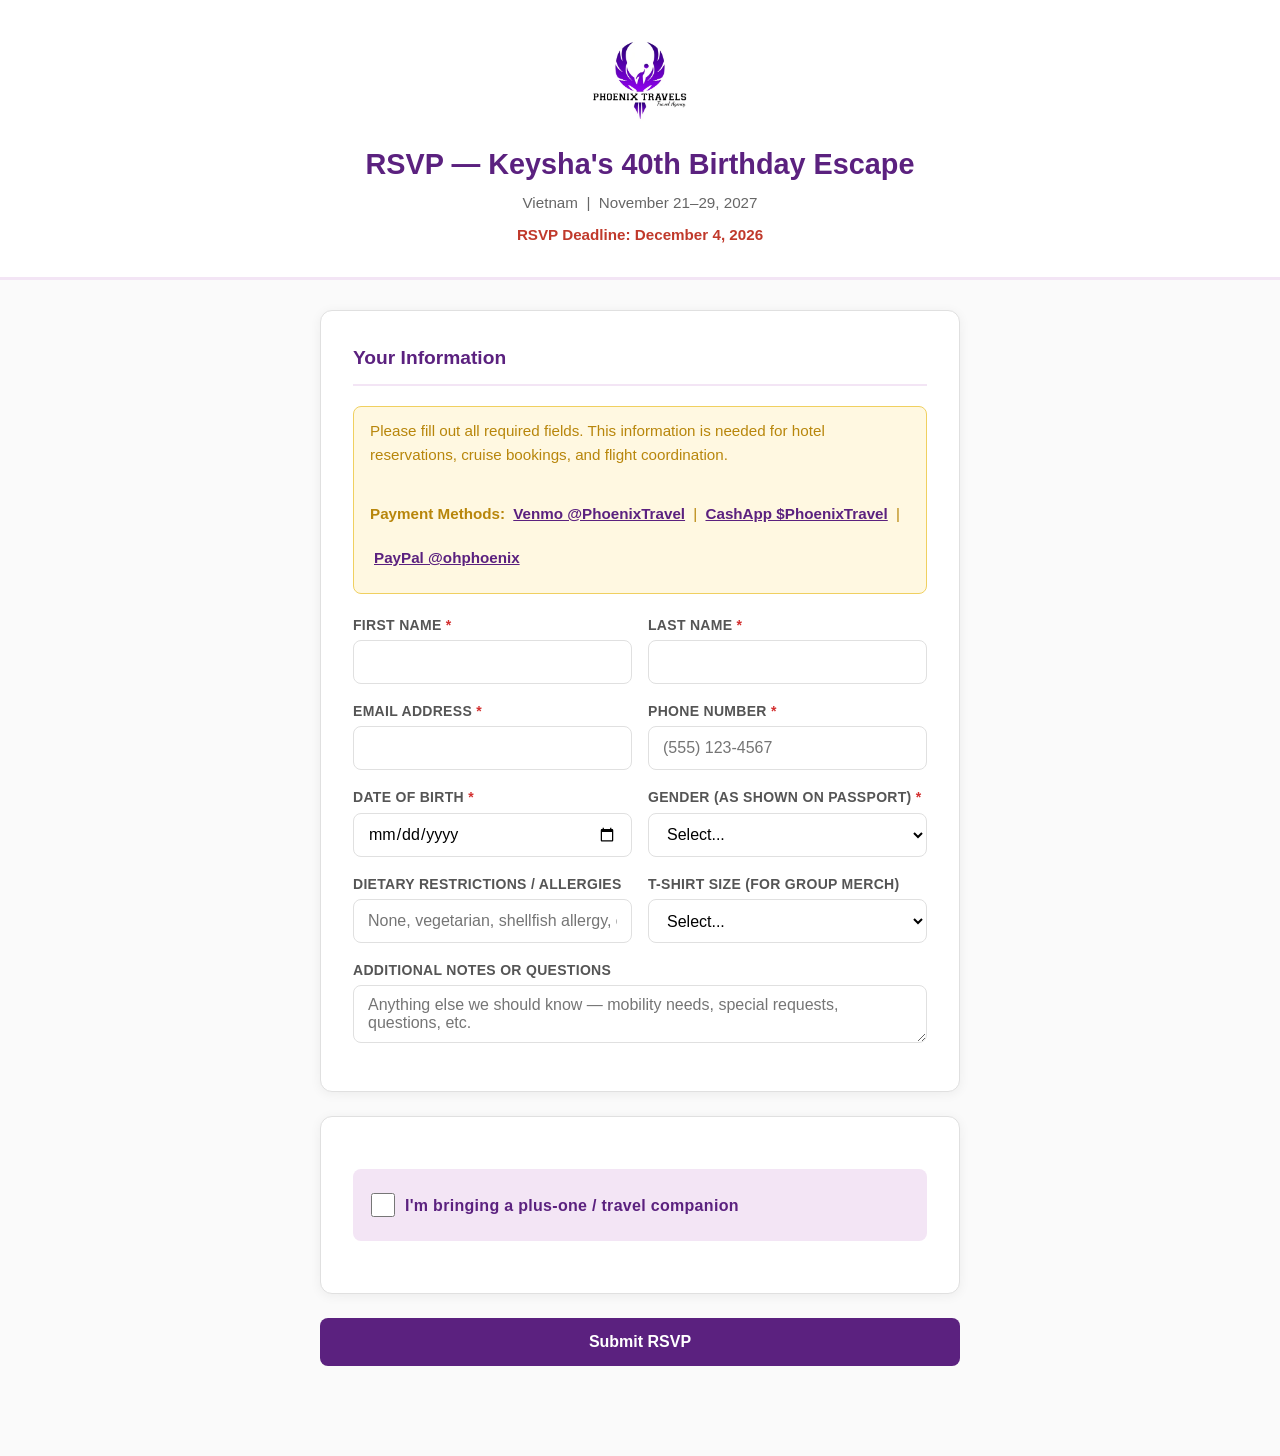
<file: vietnam_rsvp.html>
<!DOCTYPE html>
<html lang="en">
<head>
    <meta charset="UTF-8">
    <meta name="viewport" content="width=device-width, initial-scale=1.0">
    <link rel="icon" href="data:,">
    <title>RSVP — Keysha's 40th Birthday Escape | Phoenix Travels</title>
    <style>
        * { margin: 0; padding: 0; box-sizing: border-box; }
        :root {
            --deep-purple: #5B217F;
            --medium-purple: #7B1FA2;
            --soft-purple: #F3E5F5;
            --bronze: #B8860B;
            --dark: #2D2D2D;
            --white: #FFFFFF;
            --light-gray: #FAFAFA;
            --border: #E0E0E0;
            --error: #D32F2F;
        }
        body {
            font-family: 'Segoe UI', Tahoma, Geneva, Verdana, sans-serif;
            background: var(--light-gray);
            color: var(--dark);
            line-height: 1.6;
            min-height: 100vh;
        }
        .header {
            background: var(--white);
            text-align: center;
            padding: 40px 20px 30px;
            border-bottom: 3px solid var(--soft-purple);
        }
        .header img { max-width: 100px; height: auto; margin-bottom: 12px; }
        .header h1 { font-size: 1.8rem; color: var(--deep-purple); margin-bottom: 4px; }
        .header p { color: #666; font-size: 0.95rem; }
        .header .trip-info {
            margin-top: 12px;
            font-size: 0.88rem;
            color: #888;
        }
        .container {
            max-width: 680px;
            margin: 30px auto;
            padding: 0 20px 60px;
        }
        .form-card {
            background: var(--white);
            border-radius: 12px;
            padding: 32px;
            box-shadow: 0 2px 12px rgba(0,0,0,0.06);
            border: 1px solid var(--border);
            margin-bottom: 24px;
        }
        .form-card h2 {
            color: var(--deep-purple);
            font-size: 1.2rem;
            margin-bottom: 20px;
            padding-bottom: 10px;
            border-bottom: 2px solid var(--soft-purple);
        }
        .form-row {
            display: grid;
            grid-template-columns: 1fr 1fr;
            gap: 16px;
            margin-bottom: 16px;
        }
        .form-group {
            display: flex;
            flex-direction: column;
        }
        .form-group.full { grid-column: 1 / -1; }
        label {
            font-size: 0.82rem;
            font-weight: 600;
            color: #555;
            margin-bottom: 4px;
            text-transform: uppercase;
            letter-spacing: 0.3px;
        }
        label .required { color: var(--error); }
        input, select, textarea {
            padding: 10px 14px;
            border: 1px solid var(--border);
            border-radius: 8px;
            font-size: 0.92rem;
            font-family: inherit;
            transition: border-color 0.2s;
            background: var(--white);
        }
        input:focus, select:focus, textarea:focus {
            outline: none;
            border-color: var(--medium-purple);
            box-shadow: 0 0 0 3px rgba(123, 31, 162, 0.1);
        }
        textarea { resize: vertical; min-height: 80px; }
        select { cursor: pointer; }
        .plus-one-toggle {
            display: flex;
            align-items: center;
            gap: 10px;
            margin: 20px 0;
            padding: 14px 18px;
            background: var(--soft-purple);
            border-radius: 8px;
            cursor: pointer;
        }
        .plus-one-toggle input[type="checkbox"] {
            width: 18px;
            height: 18px;
            accent-color: var(--deep-purple);
            cursor: pointer;
        }
        .plus-one-toggle label {
            font-size: 0.9rem;
            text-transform: none;
            font-weight: 600;
            color: var(--deep-purple);
            cursor: pointer;
            margin-bottom: 0;
        }
        .plus-one-section {
            display: none;
            margin-top: 20px;
            padding-top: 20px;
            border-top: 1px dashed var(--border);
        }
        .plus-one-section.visible { display: block; }
        .plus-one-section h3 {
            color: var(--medium-purple);
            font-size: 1rem;
            margin-bottom: 16px;
        }
        .btn-submit {
            display: block;
            width: 100%;
            padding: 14px;
            background: var(--deep-purple);
            color: var(--white);
            border: none;
            border-radius: 8px;
            font-size: 1rem;
            font-weight: 600;
            cursor: pointer;
            transition: background 0.2s;
            margin-top: 24px;
        }
        .btn-submit:hover { background: var(--medium-purple); }
        .btn-submit:active { transform: scale(0.98); }
        .success-message {
            display: none;
            text-align: center;
            padding: 40px 20px;
        }
        .success-message h2 {
            color: var(--deep-purple);
            margin-bottom: 10px;
            border: none;
        }
        .success-message p { color: #555; font-size: 0.95rem; }
        .info-note {
            background: #FFF8E1;
            border: 1px solid #F0D060;
            border-radius: 8px;
            padding: 12px 16px;
            font-size: 0.83rem;
            color: var(--bronze);
            margin-bottom: 20px;
        }
        /* MOBILE-FRIENDLY (audit): 16px controls (no iOS zoom-on-focus), 44px targets, readable labels. */
        input, select, textarea { font-size: 1rem; min-height: 44px; max-width: 100%; }
        label { font-size: 0.875rem; }
        .plus-one-toggle { min-height: 48px; }
        .plus-one-toggle input[type="checkbox"] { width: 24px; height: 24px; min-height: 0; flex: 0 0 auto; }
        .plus-one-toggle label { font-size: 1rem; flex: 1 1 auto; min-height: 44px; display: flex; align-items: center; }
        .info-note { font-size: 0.95rem; overflow-wrap: anywhere; }
        .info-note a { display: inline-block; padding: 10px 4px; }
        .header .trip-info { font-size: 0.95rem; }
        .btn-submit { min-height: 48px; }
        @media (prefers-reduced-motion: reduce) { * { transition: none !important; } }
        @media (max-width: 600px) {
            .form-row { grid-template-columns: 1fr; }
            .form-card { padding: 20px; }
        }
    </style>
</head>
<body>
<div class="header">
    <img src="Phoenix-01-320.webp" width="320" height="259" alt="Phoenix Travels">
    <h1>RSVP — Keysha's 40th Birthday Escape</h1>
    <p>Vietnam &nbsp;|&nbsp; November 21–29, 2027</p>
    <div class="trip-info" style="margin-top:8px; color:#C0392B; font-weight:700;">RSVP Deadline: December 4, 2026</div>
</div>

<div class="container">
    <!-- FORM -->
    <form id="rsvpForm" action="https://formspree.io/f/mwvdzlav" method="POST">

    <div class="form-card">
        <h2>Your Information</h2>
        <div class="info-note">
            Please fill out all required fields. This information is needed for hotel reservations, cruise bookings, and flight coordination.<br><br>
            <strong>Payment Methods:</strong>
            <a href="https://venmo.com/PhoenixTravel" target="_blank" style="color:var(--deep-purple); font-weight:700;">Venmo @PhoenixTravel</a> |
            <a href="https://cash.app/$PhoenixTravel" target="_blank" style="color:var(--deep-purple); font-weight:700;">CashApp $PhoenixTravel</a> |
            <a href="https://paypal.me/ohphoenix" target="_blank" style="color:var(--deep-purple); font-weight:700;">PayPal @ohphoenix</a>
        </div>

        <div class="form-row">
            <div class="form-group">
                <label for="f-firstName">First Name <span class="required">*</span></label>
                <input type="text" id="f-firstName" name="firstName" autocomplete="given-name" required>
            </div>
            <div class="form-group">
                <label for="f-lastName">Last Name <span class="required">*</span></label>
                <input type="text" id="f-lastName" name="lastName" autocomplete="family-name" required>
            </div>
        </div>

        <div class="form-row">
            <div class="form-group">
                <label for="f-email">Email Address <span class="required">*</span></label>
                <input type="email" id="f-email" name="email" autocomplete="email" required>
            </div>
            <div class="form-group">
                <label for="f-phone">Phone Number <span class="required">*</span></label>
                <input type="tel" id="f-phone" name="phone" autocomplete="tel" required placeholder="(555) 123-4567">
            </div>
        </div>
        <div class="form-row">
            <div class="form-group">
                <label for="f-dob">Date of Birth <span class="required">*</span></label>
                <input type="date" id="f-dob" name="dob" autocomplete="bday" required>
            </div>
            <div class="form-group">
                <label for="f-gender">Gender (as shown on passport) <span class="required">*</span></label>
                <select id="f-gender" name="gender" required>
                    <option value="">Select...</option>
                    <option value="Female">Female</option>
                    <option value="Male">Male</option>
                    <option value="Non-binary">Non-binary</option>
                </select>
            </div>
        </div>

        <div class="form-row">
            <div class="form-group">
                <label for="f-dietary">Dietary Restrictions / Allergies</label>
                <input type="text" id="f-dietary" name="dietary" placeholder="None, vegetarian, shellfish allergy, etc.">
            </div>
            <div class="form-group">
                <label for="f-tshirtSize">T-Shirt Size (for group merch)</label>
                <select id="f-tshirtSize" name="tshirtSize">
                    <option value="">Select...</option>
                    <option value="XS">XS</option>
                    <option value="S">S</option>
                    <option value="M">M</option>
                    <option value="L">L</option>
                    <option value="XL">XL</option>
                    <option value="2XL">2XL</option>
                    <option value="3XL">3XL</option>
                </select>
            </div>
        </div>

        <div class="form-row">
            <div class="form-group full">
                <label for="f-notes">Additional Notes or Questions</label>
                <textarea id="f-notes" name="notes" placeholder="Anything else we should know — mobility needs, special requests, questions, etc."></textarea>
            </div>
        </div>
    </div>

    <!-- PLUS ONE -->
    <div class="form-card">
        <div class="plus-one-toggle" onclick="togglePlusOne()">
            <input type="checkbox" id="plusOneCheck">
            <label for="plusOneCheck">I'm bringing a plus-one / travel companion</label>
        </div>

        <div class="plus-one-section" id="plusOneSection">
            <h3>Plus-One Information</h3>

            <div class="form-row">
                <div class="form-group">
                    <label for="f-p2firstName">First Name <span class="required">*</span></label>
                    <input type="text" id="f-p2firstName" name="p2firstName">
                </div>
                <div class="form-group">
                    <label for="f-p2lastName">Last Name <span class="required">*</span></label>
                    <input type="text" id="f-p2lastName" name="p2lastName">
                </div>
            </div>

            <div class="form-row">
                <div class="form-group">
                    <label for="f-p2email">Email Address <span class="required">*</span></label>
                    <input type="email" id="f-p2email" name="p2email">
                </div>
                <div class="form-group">
                    <label for="f-p2phone">Phone Number <span class="required">*</span></label>
                    <input type="tel" id="f-p2phone" name="p2phone" placeholder="(555) 123-4567">
                </div>
            </div>
            <div class="form-row">
                <div class="form-group">
                    <label for="f-p2dob">Date of Birth <span class="required">*</span></label>
                    <input type="date" id="f-p2dob" name="p2dob">
                </div>
                <div class="form-group">
                    <label for="f-p2gender">Gender (as shown on passport) <span class="required">*</span></label>
                    <select id="f-p2gender" name="p2gender">
                        <option value="">Select...</option>
                        <option value="Female">Female</option>
                        <option value="Male">Male</option>
                        <option value="Non-binary">Non-binary</option>
                    </select>
                </div>
            </div>

            <div class="form-row">
                <div class="form-group">
                    <label for="f-p2dietary">Dietary Restrictions / Allergies</label>
                    <input type="text" id="f-p2dietary" name="p2dietary" placeholder="None, vegetarian, shellfish allergy, etc.">
                </div>
                <div class="form-group">
                    <label for="f-p2tshirtSize">T-Shirt Size (for group merch)</label>
                    <select id="f-p2tshirtSize" name="p2tshirtSize">
                        <option value="">Select...</option>
                        <option value="XS">XS</option>
                        <option value="S">S</option>
                        <option value="M">M</option>
                        <option value="L">L</option>
                        <option value="XL">XL</option>
                        <option value="2XL">2XL</option>
                        <option value="3XL">3XL</option>
                    </select>
                </div>
            </div>

            <div class="form-row">
                <div class="form-group full">
                    <label for="f-p2notes">Additional Notes for Plus-One</label>
                    <textarea id="f-p2notes" name="p2notes" placeholder="Anything else about your travel companion..."></textarea>
                </div>
            </div>
        </div>
    </div>

    <input type="hidden" name="_next" value="https://phoenixkey87-cmyk.github.io/Keysha_40th_Vietnam/vietnam_rsvp.html?submitted=true">
    <input type="hidden" name="_subject" value="New RSVP: Keysha's 40th Vietnam Trip">
    <button type="submit" class="btn-submit">Submit RSVP</button>
    </form>
    <!-- SUCCESS -->
    <div class="success-message" id="successMsg">
        <h2>🎉 You're In!</h2>
        <p>Your RSVP has been submitted successfully.<br>Keysha and Phoenix Travels will be in touch with next steps and payment details.</p>
        <p style="margin-top:16px; font-size:0.85rem; color:#888;">Vietnam 2027 — Let's go!</p>
    </div>
</div>

<script>
function togglePlusOne() {
    const check = document.getElementById('plusOneCheck');
    check.checked = !check.checked;
    const section = document.getElementById('plusOneSection');
    section.classList.toggle('visible', check.checked);
    const fields = section.querySelectorAll('input[name^="p2"], select[name^="p2"]');
    fields.forEach(f => {
        if (f.closest('.form-group').querySelector('.required')) {
            f.required = check.checked;
        }
    });
}

// Show success if redirected back after Formspree submission
if (window.location.search.includes('submitted=true')) {
    document.getElementById('rsvpForm').style.display = 'none';
    document.getElementById('successMsg').style.display = 'block';
}
</script>
</body>
</html>
</file>
